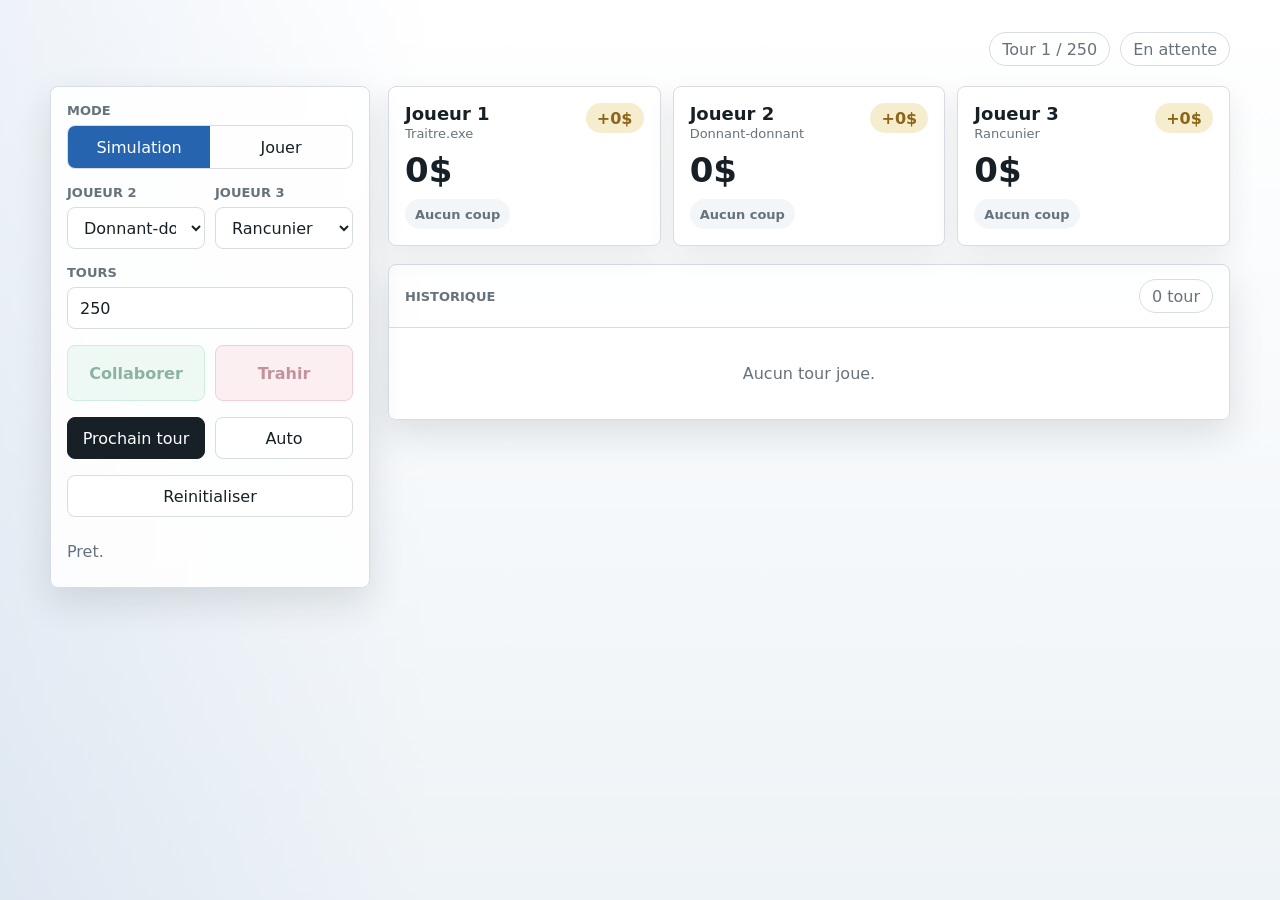
<file: avril2026/Soumissions/gagnant/index.html>
<!doctype html>
<html lang="fr">
<head>
  <meta charset="utf-8">
  <meta name="viewport" content="width=device-width, initial-scale=1">
  <title>Traitre.exe</title>
  <style>
    :root {
      color-scheme: light;
      --ink: #172026;
      --muted: #66727c;
      --line: #d7dde2;
      --soft: #f3f6f8;
      --paper: #ffffff;
      --green: #1f8f5f;
      --green-soft: #dff4ea;
      --red: #b83246;
      --red-soft: #f9dfe5;
      --blue: #2764b0;
      --blue-soft: #e3edf9;
      --gold: #8d6516;
      --gold-soft: #f6edcf;
      --shadow: 0 14px 36px rgba(23, 32, 38, 0.12);
    }

    * {
      box-sizing: border-box;
    }

    body {
      margin: 0;
      min-height: 100vh;
      background:
        linear-gradient(90deg, rgba(39, 100, 176, 0.08), transparent 34%),
        linear-gradient(180deg, #ffffff 0%, #eef3f7 100%);
      color: var(--ink);
      font-family: "Segoe UI", system-ui, -apple-system, BlinkMacSystemFont, sans-serif;
      letter-spacing: 0;
    }

    button,
    select,
    input {
      font: inherit;
    }

    button {
      border: 1px solid var(--line);
      border-radius: 8px;
      background: var(--paper);
      color: var(--ink);
      cursor: pointer;
      min-height: 42px;
      padding: 0 14px;
      transition: background 120ms ease, border-color 120ms ease, transform 120ms ease;
    }

    button:hover {
      border-color: #a8b4bf;
      transform: translateY(-1px);
    }

    button:disabled {
      cursor: not-allowed;
      opacity: 0.48;
      transform: none;
    }

    select,
    input[type="number"] {
      min-height: 42px;
      border: 1px solid var(--line);
      border-radius: 8px;
      background: var(--paper);
      color: var(--ink);
      padding: 0 12px;
      width: 100%;
    }

    .app {
      width: min(1180px, calc(100% - 32px));
      margin: 0 auto;
      padding: 24px 0 32px;
    }

    .topbar {
      display: flex;
      align-items: center;
      justify-content: flex-end;
      gap: 16px;
      padding: 8px 0 20px;
    }

    .meta {
      display: flex;
      align-items: center;
      gap: 10px;
      flex-wrap: wrap;
      justify-content: flex-end;
    }

    .pill {
      display: inline-flex;
      align-items: center;
      justify-content: center;
      min-height: 34px;
      border-radius: 999px;
      border: 1px solid var(--line);
      background: rgba(255, 255, 255, 0.78);
      padding: 0 12px;
      color: var(--muted);
      white-space: nowrap;
    }

    .layout {
      display: grid;
      grid-template-columns: minmax(270px, 320px) minmax(0, 1fr);
      gap: 18px;
      align-items: start;
    }

    .controls,
    .history-wrap {
      border: 1px solid var(--line);
      border-radius: 8px;
      background: rgba(255, 255, 255, 0.9);
      box-shadow: var(--shadow);
    }

    .controls {
      padding: 16px;
      display: grid;
      gap: 16px;
      position: sticky;
      top: 16px;
    }

    .field {
      display: grid;
      gap: 7px;
    }

    .field label,
    .section-title {
      color: var(--muted);
      font-size: 13px;
      font-weight: 700;
      text-transform: uppercase;
    }

    .segmented {
      display: grid;
      grid-template-columns: 1fr 1fr;
      border: 1px solid var(--line);
      border-radius: 8px;
      overflow: hidden;
      min-height: 42px;
    }

    .segmented button {
      border: 0;
      border-radius: 0;
      min-height: 42px;
      background: transparent;
    }

    .segmented button.active {
      background: var(--blue);
      color: #ffffff;
    }

    .grid-two {
      display: grid;
      grid-template-columns: 1fr 1fr;
      gap: 10px;
    }

    .actions {
      display: grid;
      grid-template-columns: 1fr 1fr;
      gap: 10px;
    }

    .actions button {
      min-height: 56px;
      font-weight: 800;
    }

    .action-c {
      background: var(--green-soft);
      border-color: #9edbbb;
      color: #12623f;
    }

    .action-d {
      background: var(--red-soft);
      border-color: #ec9aaa;
      color: #842131;
    }

    .run-row {
      display: grid;
      grid-template-columns: 1fr 1fr;
      gap: 10px;
    }

    .primary {
      background: var(--ink);
      border-color: var(--ink);
      color: #ffffff;
    }

    .scoreboard {
      display: grid;
      grid-template-columns: repeat(3, minmax(0, 1fr));
      gap: 12px;
      margin-bottom: 18px;
    }

    .player-card {
      min-height: 150px;
      border: 1px solid var(--line);
      border-radius: 8px;
      background: var(--paper);
      padding: 16px;
      display: grid;
      gap: 12px;
      align-content: space-between;
      box-shadow: 0 10px 28px rgba(23, 32, 38, 0.08);
    }

    .player-head {
      display: flex;
      align-items: flex-start;
      justify-content: space-between;
      gap: 12px;
      min-width: 0;
    }

    .player-name {
      font-size: 18px;
      font-weight: 800;
      overflow-wrap: anywhere;
    }

    .player-kind {
      color: var(--muted);
      font-size: 13px;
      margin-top: 2px;
    }

    .score {
      font-size: 34px;
      line-height: 1;
      font-weight: 850;
    }

    .delta {
      min-width: 58px;
      min-height: 30px;
      border-radius: 999px;
      display: inline-flex;
      align-items: center;
      justify-content: center;
      padding: 0 10px;
      background: var(--gold-soft);
      color: var(--gold);
      font-weight: 800;
    }

    .last-action {
      display: inline-flex;
      align-items: center;
      justify-content: center;
      min-height: 30px;
      width: fit-content;
      border-radius: 999px;
      padding: 0 10px;
      font-size: 13px;
      font-weight: 800;
    }

    .last-action.c {
      background: var(--green-soft);
      color: #12623f;
    }

    .last-action.d {
      background: var(--red-soft);
      color: #842131;
    }

    .last-action.none {
      background: var(--soft);
      color: var(--muted);
    }

    .history-wrap {
      overflow: hidden;
    }

    .history-head {
      display: flex;
      justify-content: space-between;
      align-items: center;
      gap: 12px;
      padding: 14px 16px;
      border-bottom: 1px solid var(--line);
    }

    table {
      width: 100%;
      border-collapse: collapse;
      table-layout: fixed;
      background: var(--paper);
    }

    th,
    td {
      border-bottom: 1px solid var(--line);
      padding: 11px 12px;
      text-align: left;
      vertical-align: middle;
      overflow-wrap: anywhere;
    }

    th {
      color: var(--muted);
      font-size: 13px;
      font-weight: 800;
      background: #f8fafb;
    }

    tbody tr:last-child td {
      border-bottom: 0;
    }

    .empty {
      padding: 36px 16px;
      color: var(--muted);
      text-align: center;
      background: var(--paper);
    }

    .result {
      min-height: 38px;
      color: var(--muted);
      display: flex;
      align-items: center;
      line-height: 1.3;
    }

    @media (max-width: 880px) {
      .layout {
        grid-template-columns: 1fr;
      }

      .controls {
        position: static;
      }

      .scoreboard {
        grid-template-columns: 1fr;
      }
    }

    @media (max-width: 560px) {
      .app {
        width: min(100% - 20px, 1180px);
        padding-top: 14px;
      }

      .topbar {
        align-items: flex-start;
        justify-content: flex-start;
      }

      .meta {
        justify-content: flex-start;
      }

      .grid-two,
      .run-row,
      .actions {
        grid-template-columns: 1fr;
      }
      table {
        min-width: 640px;
      }

      .history-wrap {
        overflow-x: auto;
      }
    }
  </style>
</head>
<body>
  <main class="app">
    <header class="topbar">
      <div class="meta">
        <div class="pill" id="round-pill">Tour 1 / 250</div>
        <div class="pill" id="leader-pill">En attente</div>
      </div>
    </header>

    <div class="layout">
      <aside class="controls">
        <div class="field">
          <span class="section-title">Mode</span>
          <div class="segmented" role="group" aria-label="Mode">
            <button id="mode-sim" class="active" type="button">Simulation</button>
            <button id="mode-play" type="button">Jouer</button>
          </div>
        </div>

        <div class="grid-two">
          <div class="field">
            <label for="opponent-a">Joueur 2</label>
            <select id="opponent-a">
              <option value="donnant-donnant">Donnant-donnant</option>
              <option value="rancunier">Rancunier</option>
              <option value="cooperateur">Cooperateur</option>
              <option value="mefiant">Mefiant</option>
              <option value="aleatoire">Aleatoire</option>
            </select>
          </div>
          <div class="field">
            <label for="opponent-b">Joueur 3</label>
            <select id="opponent-b">
              <option value="rancunier">Rancunier</option>
              <option value="donnant-donnant">Donnant-donnant</option>
              <option value="cooperateur">Cooperateur</option>
              <option value="mefiant">Mefiant</option>
              <option value="aleatoire">Aleatoire</option>
            </select>
          </div>
        </div>

        <div class="field">
          <label for="rounds">Tours</label>
          <input id="rounds" type="number" min="1" max="1000" value="250">
        </div>

        <div class="actions" id="human-actions" hidden>
          <button class="action-c" id="play-c" type="button">Collaborer</button>
          <button class="action-d" id="play-d" type="button">Trahir</button>
        </div>

        <div class="run-row">
          <button class="primary" id="next-round" type="button">Prochain tour</button>
          <button id="auto-run" type="button">Auto</button>
        </div>
        <button id="reset" type="button">Reinitialiser</button>

        <div class="result" id="status">Pret.</div>
      </aside>

      <section>
        <div class="scoreboard" id="scoreboard"></div>

        <div class="history-wrap">
          <div class="history-head">
            <span class="section-title">Historique</span>
            <span class="pill" id="history-count">0 tour</span>
          </div>
          <div id="history"></div>
        </div>
      </section>
    </div>
  </main>

  <script>
    const COLLABORATE = "collaborer";
    const BETRAY = "trahir";
    const OUR_NAME = "Traitre.exe";
    const payoff = {
      "collaborer|collaborer": 2,
      "collaborer|trahir": 0,
      "trahir|collaborer": 3,
      "trahir|trahir": 1
    };
    const strategyLabels = {
      "traitre": "Traitre.exe",
      "donnant-donnant": "Donnant-donnant",
      "rancunier": "Rancunier",
      "cooperateur": "Cooperateur",
      "mefiant": "Mefiant",
      "aleatoire": "Aleatoire"
    };

    const state = {
      mode: "simulation",
      totalRounds: 250,
      players: [],
      strategies: {},
      totals: {},
      lastScores: {},
      history: [],
      autoTimer: null,
      rngSeed: 2026
    };

    const elements = {
      scoreboard: document.getElementById("scoreboard"),
      history: document.getElementById("history"),
      roundPill: document.getElementById("round-pill"),
      leaderPill: document.getElementById("leader-pill"),
      historyCount: document.getElementById("history-count"),
      status: document.getElementById("status"),
      modeSim: document.getElementById("mode-sim"),
      modePlay: document.getElementById("mode-play"),
      opponentA: document.getElementById("opponent-a"),
      opponentB: document.getElementById("opponent-b"),
      rounds: document.getElementById("rounds"),
      humanActions: document.getElementById("human-actions"),
      playC: document.getElementById("play-c"),
      playD: document.getElementById("play-d"),
      nextRound: document.getElementById("next-round"),
      autoRun: document.getElementById("auto-run"),
      reset: document.getElementById("reset")
    };

    function normalizeName(name, used) {
      let candidate = name;
      let index = 2;
      while (used.has(candidate)) {
        candidate = `${name}-${index}`;
        index += 1;
      }
      used.add(candidate);
      return candidate;
    }

    function configureGame() {
      stopAuto();
      state.totalRounds = clamp(Number(elements.rounds.value) || 250, 1, 1000);
      elements.rounds.value = String(state.totalRounds);
      state.history = [];
      state.totals = {};
      state.lastScores = {};
      state.rngSeed = 2026;

      const used = new Set();
      if (state.mode === "simulation") {
        const names = [
          normalizeName(OUR_NAME, used),
          normalizeName(strategyLabels[elements.opponentA.value], used),
          normalizeName(strategyLabels[elements.opponentB.value], used)
        ];
        state.players = names;
        state.strategies = {
          [names[0]]: "traitre",
          [names[1]]: elements.opponentA.value,
          [names[2]]: elements.opponentB.value
        };
      } else {
        const names = [
          normalizeName("Vous", used),
          normalizeName(OUR_NAME, used),
          normalizeName(strategyLabels[elements.opponentA.value], used)
        ];
        state.players = names;
        state.strategies = {
          [names[0]]: "humain",
          [names[1]]: "traitre",
          [names[2]]: elements.opponentA.value
        };
      }

      for (const player of state.players) {
        state.totals[player] = 0;
        state.lastScores[player] = 0;
      }
      render();
    }

    function clamp(value, min, max) {
      return Math.max(min, Math.min(max, value));
    }

    function decideFor(player, humanAction) {
      const strategy = state.strategies[player];
      const gameState = {
        players: state.players,
        selfName: player,
        totalRounds: state.totalRounds,
        history: state.history
      };
      if (strategy === "humain") {
        return humanAction || COLLABORATE;
      }
      if (strategy === "traitre") {
        return decideTraitre(gameState);
      }
      if (strategy === "cooperateur") {
        return COLLABORATE;
      }
      if (strategy === "mefiant") {
        return BETRAY;
      }
      if (strategy === "donnant-donnant") {
        return decideTitForTat(gameState);
      }
      if (strategy === "rancunier") {
        return decideGrudger(gameState);
      }
      return seededRandom() < 0.5 ? BETRAY : COLLABORATE;
    }

    function decideTraitre(gameState) {
      const roundNumber = gameState.history.length + 1;
      const opponents = gameState.players.filter((player) => player !== gameState.selfName);
      if (roundNumber > Math.max(1, gameState.totalRounds - 8)) {
        return BETRAY;
      }
      if (gameState.history.length === 0) {
        return COLLABORATE;
      }

      const recent = gameState.history.slice(-4);
      const lastRound = gameState.history[gameState.history.length - 1].actions;
      const stats = Object.fromEntries(opponents.map((opponent) => [opponent, statsFor(opponent, gameState.history)]));
      const recentBetrayals = recent.reduce((count, turn) => {
        return count + opponents.filter((opponent) => turn.actions[opponent] === BETRAY).length;
      }, 0);
      const lastBetrayers = opponents.filter((opponent) => lastRound[opponent] === BETRAY);

      if (opponents.every((opponent) => stats[opponent].betrayRate >= 0.55 && stats[opponent].rounds >= 8)) {
        return BETRAY;
      }

      if (lastBetrayers.length > 0) {
        if (lastBetrayers.length === 1) {
          const culprit = lastBetrayers[0];
          if (stats[culprit].betrayRate <= 0.18 && recentBetrayals === 1) {
            return COLLABORATE;
          }
        }
        return BETRAY;
      }

      if ([37, 89, 151, 211].includes(roundNumber) && recentBetrayals === 0) {
        return BETRAY;
      }

      if (recentBetrayals === 0) {
        return COLLABORATE;
      }

      if (gameState.history.length >= 2) {
        const previousTwo = gameState.history.slice(-2);
        const peaceful = previousTwo.every((turn) => opponents.every((opponent) => turn.actions[opponent] === COLLABORATE));
        if (peaceful) {
          return COLLABORATE;
        }
      }

      return BETRAY;
    }

    function statsFor(player, history) {
      const actions = history.map((turn) => turn.actions[player]).filter(Boolean);
      const betrayals = actions.filter((action) => action === BETRAY).length;
      return {
        rounds: actions.length,
        betrayals,
        betrayRate: actions.length ? betrayals / actions.length : 0
      };
    }

    function decideTitForTat(gameState) {
      if (gameState.history.length === 0) {
        return COLLABORATE;
      }
      const lastRound = gameState.history[gameState.history.length - 1].actions;
      const opponents = gameState.players.filter((player) => player !== gameState.selfName);
      return opponents.some((opponent) => lastRound[opponent] === BETRAY) ? BETRAY : COLLABORATE;
    }

    function decideGrudger(gameState) {
      const opponents = gameState.players.filter((player) => player !== gameState.selfName);
      return gameState.history.some((turn) => opponents.some((opponent) => turn.actions[opponent] === BETRAY))
        ? BETRAY
        : COLLABORATE;
    }

    function seededRandom() {
      state.rngSeed = (state.rngSeed * 1664525 + 1013904223) >>> 0;
      return state.rngSeed / 4294967296;
    }

    function playRound(humanAction) {
      if (state.history.length >= state.totalRounds) {
        stopAuto();
        renderStatus("Partie terminee.");
        return;
      }

      const actions = {};
      for (const player of state.players) {
        actions[player] = decideFor(player, humanAction);
      }

      const scores = scoreRound(actions);
      for (const player of state.players) {
        state.totals[player] += scores[player];
        state.lastScores[player] = scores[player];
      }
      state.history.push({ actions, scores });
      render();
    }

    function scoreRound(actions) {
      const scores = Object.fromEntries(state.players.map((player) => [player, 0]));
      for (let i = 0; i < state.players.length; i += 1) {
        for (let j = i + 1; j < state.players.length; j += 1) {
          const player = state.players[i];
          const opponent = state.players[j];
          scores[player] += payoff[`${actions[player]}|${actions[opponent]}`];
          scores[opponent] += payoff[`${actions[opponent]}|${actions[player]}`];
        }
      }
      return scores;
    }

    function render() {
      const roundNumber = Math.min(state.history.length + 1, state.totalRounds);
      elements.roundPill.textContent = `Tour ${roundNumber} / ${state.totalRounds}`;
      elements.historyCount.textContent = `${state.history.length} ${state.history.length > 1 ? "tours" : "tour"}`;
      elements.humanActions.hidden = state.mode !== "jouer";
      elements.nextRound.hidden = state.mode === "jouer";
      elements.modeSim.classList.toggle("active", state.mode === "simulation");
      elements.modePlay.classList.toggle("active", state.mode === "jouer");
      elements.opponentB.disabled = state.mode === "jouer";

      renderScoreboard();
      renderHistory();
      renderLeader();

      const finished = state.history.length >= state.totalRounds;
      elements.autoRun.disabled = finished || state.mode === "jouer";
      elements.nextRound.disabled = finished || state.mode === "jouer";
      elements.playC.disabled = finished || state.mode !== "jouer";
      elements.playD.disabled = finished || state.mode !== "jouer";

      if (finished) {
        renderStatus("Partie terminee.");
      } else if (state.mode === "jouer") {
        renderStatus("A vous.");
      } else if (!state.autoTimer) {
        renderStatus("Pret.");
      }
    }

    function renderScoreboard() {
      const latest = state.history[state.history.length - 1];
      elements.scoreboard.innerHTML = state.players.map((player, index) => {
        const action = latest ? latest.actions[player] : "";
        const actionClass = action === COLLABORATE ? "c" : action === BETRAY ? "d" : "none";
        const actionText = action ? labelAction(action) : "Aucun coup";
        const kind = playerDetails(player);
        return `
          <article class="player-card">
            <div class="player-head">
              <div>
                <div class="player-name">Joueur ${index + 1}</div>
                <div class="player-kind">${escapeHtml(kind)}</div>
              </div>
              <span class="delta">+${state.lastScores[player] || 0}$</span>
            </div>
            <div class="score">${state.totals[player]}$</div>
            <span class="last-action ${actionClass}">${actionText}</span>
          </article>
        `;
      }).join("");
    }

    function renderHistory() {
      if (state.history.length === 0) {
        elements.history.innerHTML = `<div class="empty">Aucun tour joue.</div>`;
        return;
      }
      const rows = state.history.slice(-12).map((turn, index, turns) => {
        const round = state.history.length - turns.length + index + 1;
        return `
          <tr>
            <td>${round}</td>
            ${state.players.map((player) => `
              <td>
                <strong>${labelAction(turn.actions[player])}</strong>
                <span class="pill">+${turn.scores[player]}$</span>
              </td>
            `).join("")}
          </tr>
        `;
      }).reverse().join("");

      elements.history.innerHTML = `
        <table>
          <thead>
            <tr>
              <th>Tour</th>
              ${state.players.map((player, index) => `<th>Joueur ${index + 1}<br><span class="player-kind">${escapeHtml(playerDetails(player))}</span></th>`).join("")}
            </tr>
          </thead>
          <tbody>${rows}</tbody>
        </table>
      `;
    }

    function renderLeader() {
      const leaders = [...state.players].sort((a, b) => state.totals[b] - state.totals[a]);
      const leader = leaders[0];
      const leaderIndex = state.players.indexOf(leader) + 1;
      elements.leaderPill.textContent = state.history.length ? `Joueur ${leaderIndex}: ${state.totals[leader]}$` : "En attente";
    }

    function renderStatus(text) {
      elements.status.textContent = text;
    }

    function labelAction(action) {
      return action === COLLABORATE ? "Collaborer" : "Trahir";
    }

    function playerDetails(player) {
      if (state.strategies[player] === "humain") {
        return "Vous - Humain";
      }
      return player === OUR_NAME ? OUR_NAME : strategyLabels[state.strategies[player]];
    }

    function escapeHtml(value) {
      return String(value)
        .replaceAll("&", "&amp;")
        .replaceAll("<", "&lt;")
        .replaceAll(">", "&gt;")
        .replaceAll('"', "&quot;")
        .replaceAll("'", "&#039;");
    }

    function stopAuto() {
      if (state.autoTimer) {
        window.clearInterval(state.autoTimer);
        state.autoTimer = null;
      }
      elements.autoRun.textContent = "Auto";
    }

    elements.modeSim.addEventListener("click", () => {
      state.mode = "simulation";
      configureGame();
    });

    elements.modePlay.addEventListener("click", () => {
      state.mode = "jouer";
      configureGame();
    });

    elements.opponentA.addEventListener("change", configureGame);
    elements.opponentB.addEventListener("change", configureGame);
    elements.rounds.addEventListener("change", configureGame);
    elements.reset.addEventListener("click", configureGame);
    elements.nextRound.addEventListener("click", () => playRound());
    elements.playC.addEventListener("click", () => playRound(COLLABORATE));
    elements.playD.addEventListener("click", () => playRound(BETRAY));
    elements.autoRun.addEventListener("click", () => {
      if (state.autoTimer) {
        stopAuto();
        renderStatus("Pause.");
        return;
      }
      elements.autoRun.textContent = "Pause";
      renderStatus("Simulation en cours.");
      state.autoTimer = window.setInterval(() => {
        playRound();
        if (state.history.length >= state.totalRounds) {
          stopAuto();
        }
      }, 90);
    });

    configureGame();
  </script>
</body>
</html>
</file>
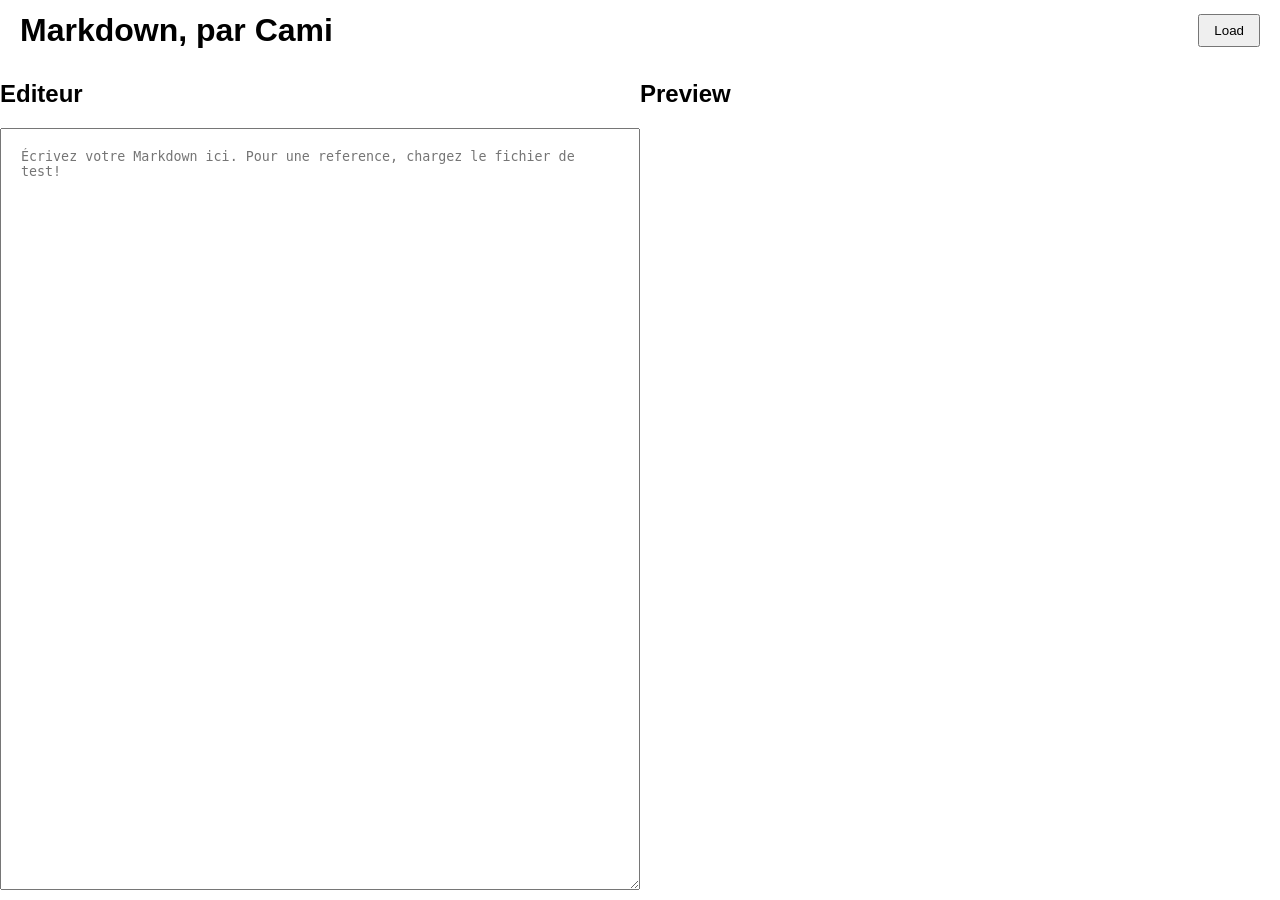
<file: juilletAout2026/soumissions/Camilien Provencher/index.html>
<!-- Par Camilien, pour le défi du mois d'été Markdown :-) -->
<!-- J'ai utilisé l'addon prettier pour que le code soit mieux organisé -->

<!doctype html>
<html>
  <head>
    <title>Markdown, par Cami</title>
    <!-- Visuel, honnêtement seulement la partie white-space: pre-wrap est importante -->
    <link rel="stylesheet" href="style.css" />
  </head>
  <body>
    <header>
      <h1>Markdown, par Cami</h1>
      <div class="boutons">
        <button id="load">Load</button>
      </div>
    </header>
    <main>
      <!-- On écrit dans l'éditeur le texte pur -->
      <section class="editor">
        <h2>Editeur</h2>
        <textarea
          id="editor"
          placeholder="Écrivez votre Markdown ici. Pour une reference, chargez le fichier de test!"
        ></textarea>
      </section>
      <!-- Le markdown s'affiche ici -->
      <section class="preview">
        <h2>Preview</h2>
        <div id="preview"></div>
      </section>
    </main>
    <!-- Logique -->
    <script src="script.js"></script>
  </body>
</html>
</file>
<file: juilletAout2026/soumissions/Camilien Provencher/style.css>
#preview {
  flex: 1;
  padding: 20px;
  overflow: auto;
  white-space: pre-wrap; /* j'en ai besoin pour garder les saut de lignes */
}

body {
  margin: 0;
  height: 100ch;
  font-family: Arial, sans-serif;
  display: flex;
  flex-direction: column;
}

header {
  height: 60px;
  display: flex;
  align-items: center;
  justify-content: space-between;
  padding: 0 20px;
}

button {
  padding: 7px 14px;
  cursor: pointer;
}

main {
  flex: 1;
  display: grid;
  grid-template-columns: 1fr 1fr;
  min-height: 0;
}

.editor,
.preview {
  display: flex;
  flex-direction: column;
  min-width: 0;
}

#editor,
#preview {
  flex: 1;
  padding: 20px;
  overflow: auto;
}
</file>
